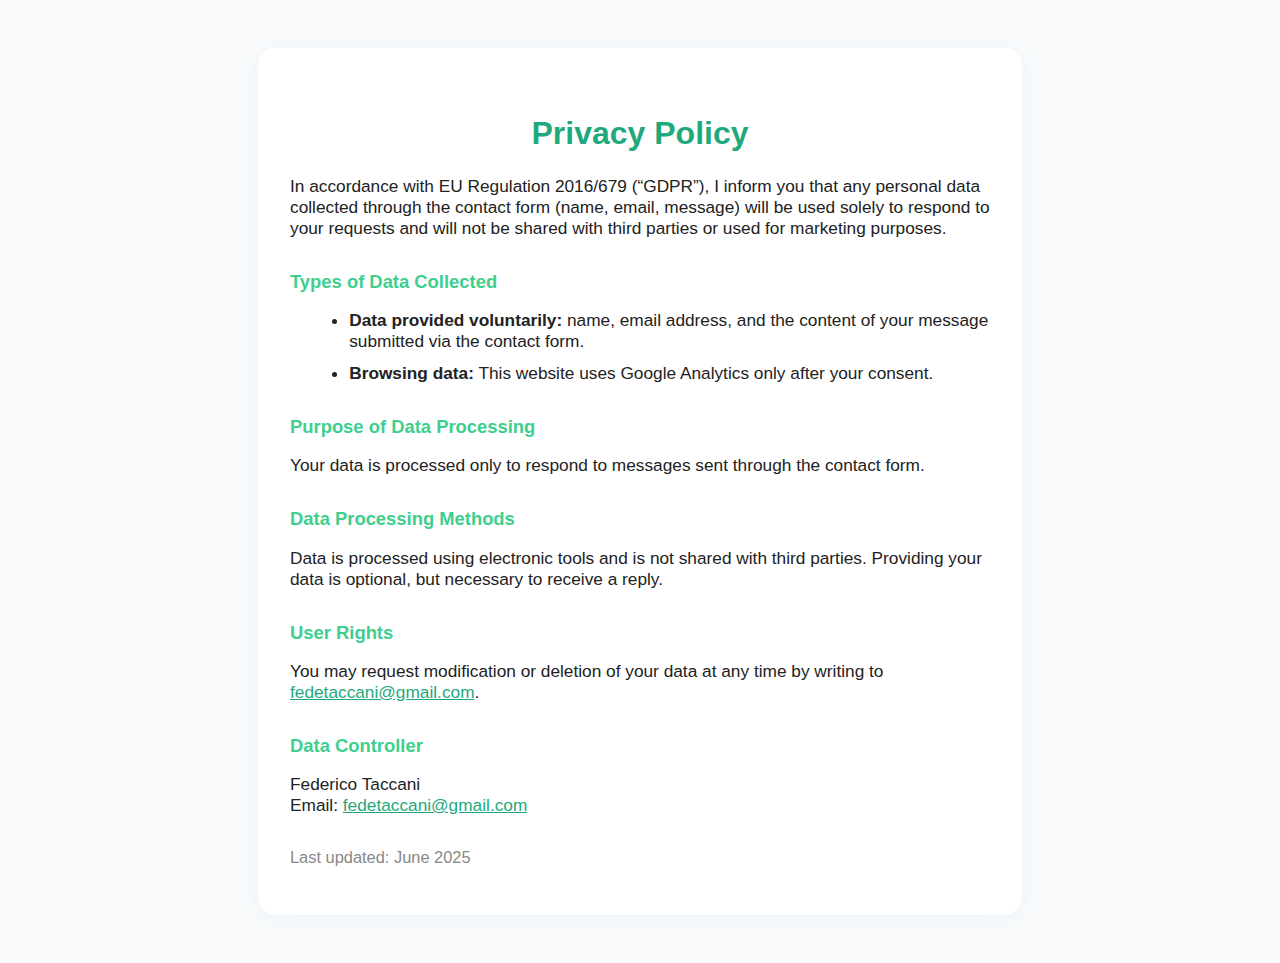
<file: Portfolio/privacy-policy.html>
<!DOCTYPE html>
<html lang="en">

<head>
    <meta charset="UTF-8">
    <meta name="viewport" content="width=device-width, initial-scale=1.0">
    <title>Privacy Policy</title>
    <style>
        body {
            background: #f8fafb;
            color: #222;
            font-family: 'Roboto Condensed', Arial, sans-serif;
            margin: 0;
            padding: 0;
        }

        .container {
            background: #fff;
            border-radius: 18px;
            box-shadow: 0 2px 16px 0 rgba(141, 185, 233, 0.10);
            max-width: 700px;
            margin: 3rem auto;
            padding: 2.5rem 2rem 2rem 2rem;
            font-size: 1.08rem;
        }

        h2 {
            text-align: center;
            color: #1fa97c;
            margin-bottom: 1.5rem;
            font-size: 2rem;
        }

        h3 {
            color: #3ecf8e;
            margin-top: 2rem;
            margin-bottom: 0.5rem;
            font-size: 1.15rem;
        }

        ul {
            margin-left: 1.2rem;
            margin-bottom: 1.5rem;
        }

        li {
            margin-bottom: 0.7rem;
        }

        a {
            color: #1fa97c;
            text-decoration: underline;
        }

        a:hover {
            color: #ffb347;
        }

        @media (max-width: 600px) {
            .container {
                padding: 1.2rem 0.7rem;
                font-size: 1rem;
            }

            h2 {
                font-size: 1.3rem;
            }
        }
    </style>
</head>

<body>
    <section class="container" id="privacy-policy">
        <h2>Privacy Policy</h2>
        <p>
            In accordance with EU Regulation 2016/679 (“GDPR”), I inform you that any personal data collected through
            the contact form (name, email, message) will be used solely to respond to your requests and will not be
            shared with third parties or used for marketing purposes.
        </p>
        <h3>Types of Data Collected</h3>
        <ul>
            <li><strong>Data provided voluntarily:</strong> name, email address, and the content of your message
                submitted via the contact form.</li>
            <li><strong>Browsing data:</strong> This website uses Google Analytics only after your consent.</li>
        </ul>
        <h3>Purpose of Data Processing</h3>
        <p>
            Your data is processed only to respond to messages sent through the contact form.
        </p>
        <h3>Data Processing Methods</h3>
        <p>
            Data is processed using electronic tools and is not shared with third parties. Providing your data is
            optional, but necessary to receive a reply.
        </p>
        <h3>User Rights</h3>
        <p>
            You may request modification or deletion of your data at any time by writing to <a
                href="mailto:fedetaccani@gmail.com">fedetaccani@gmail.com</a>.
        </p>
        <h3>Data Controller</h3>
        <p>
            Federico Taccani<br>
            Email: <a href="mailto:fedetaccani@gmail.com">fedetaccani@gmail.com</a>
        </p>
        <p style="font-size:0.95em; color:#888; margin-top:2rem;">
            Last updated: June 2025
        </p>
    </section>
</body>

</html>
</file>
